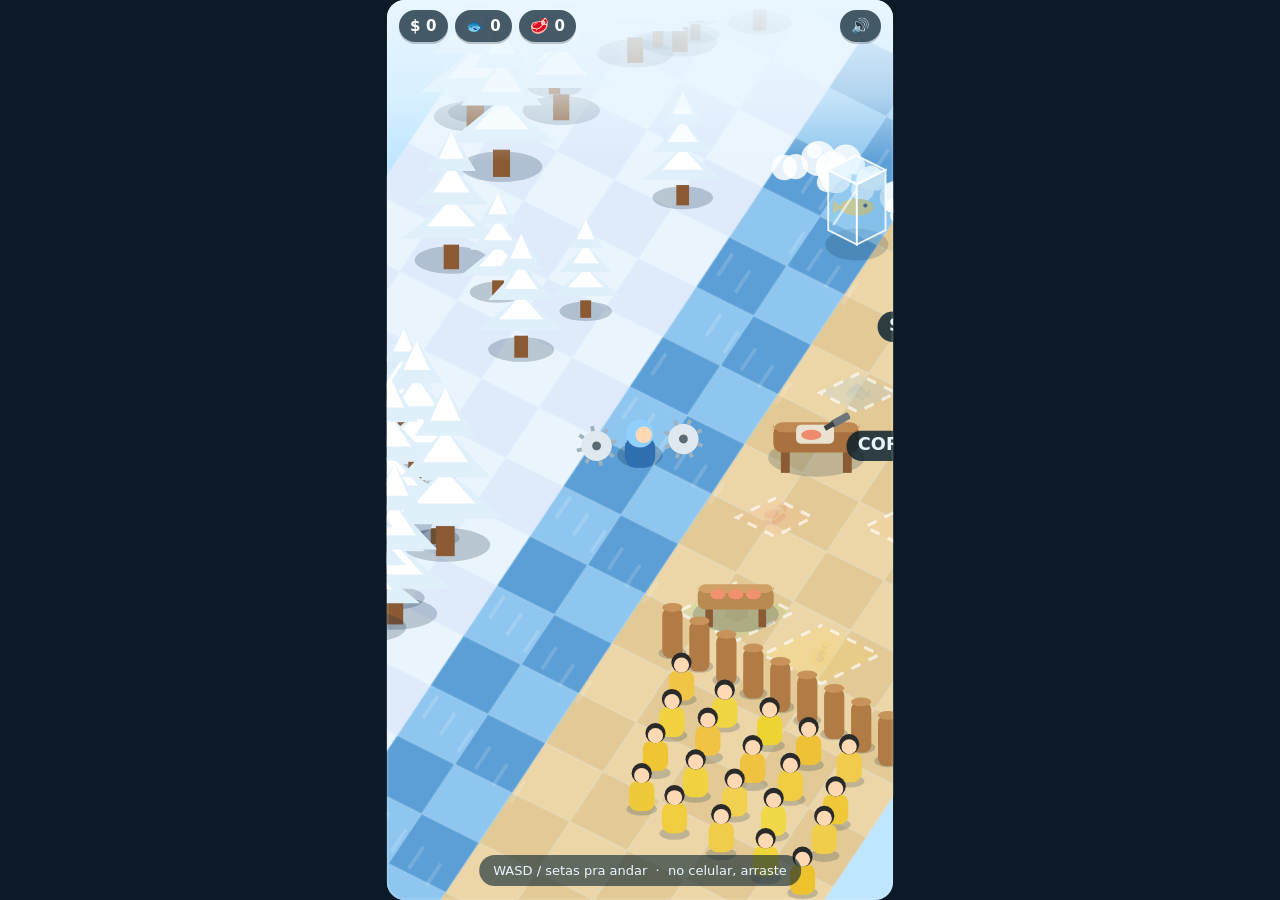
<file: index.html>
<!DOCTYPE html>
<html lang="pt-BR">
<head>
  <meta charset="UTF-8" />
  <meta name="viewport" content="width=device-width, initial-scale=1.0, maximum-scale=1.0, user-scalable=no, viewport-fit=cover" />
  <meta name="theme-color" content="#bfe6ff" />
  <title>FrostFish</title>
  <link rel="stylesheet" href="css/style.css" />
</head>
<body>
  <canvas id="game"></canvas>

  <!-- HUD overlay (grows in later milestones) -->
  <div id="hud">
    <div class="hud-item" id="hud-money">$ 0</div>
    <div class="hud-item" id="hud-fish">🐟 0</div>
    <div class="hud-item" id="hud-meat">🥩 0</div>
    <button id="mute" class="hud-item" aria-label="Som">🔊</button>
  </div>

  <!-- On-screen hint -->
  <div id="hint">WASD / setas pra andar &nbsp;·&nbsp; no celular, arraste</div>

  <!-- Live camera-angle readout (appears when you press the tuning keys) -->
  <div id="debug"></div>

  <script type="module" src="js/main.js"></script>
</body>
</html>
</file>
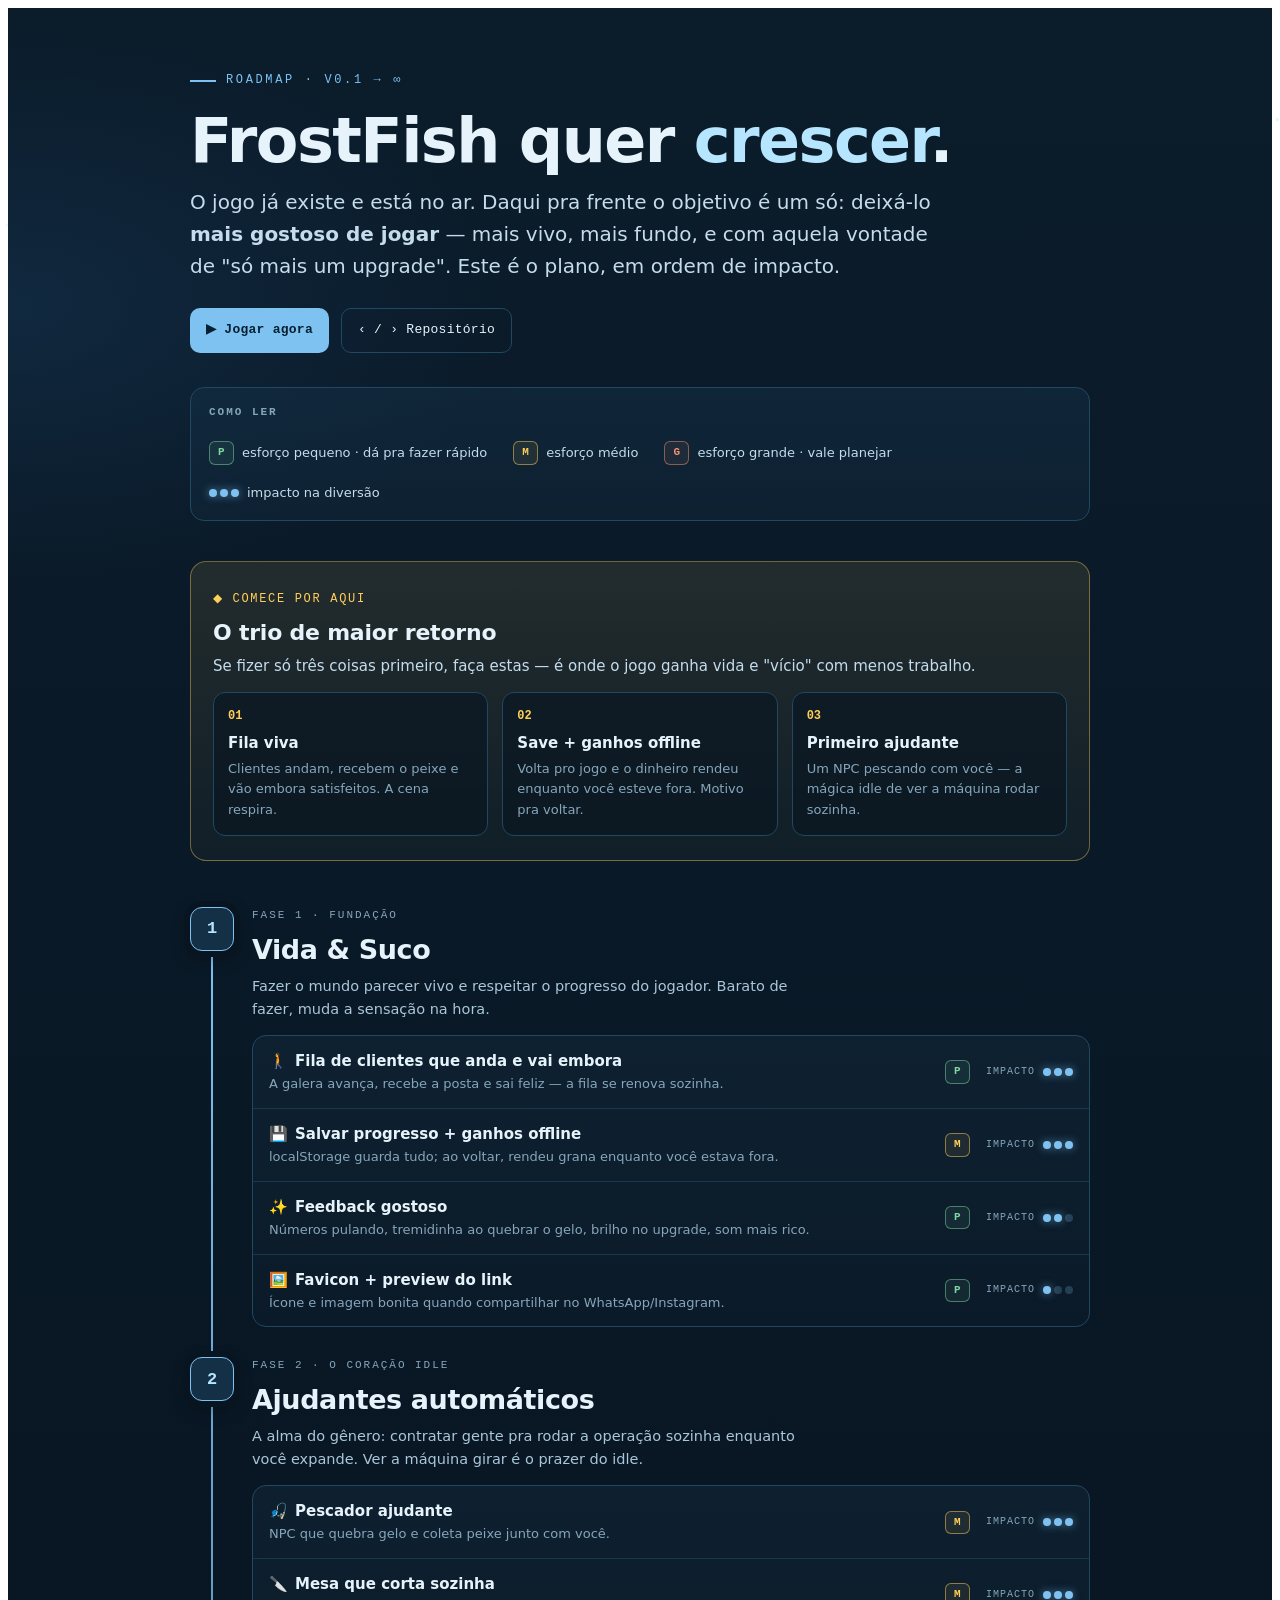
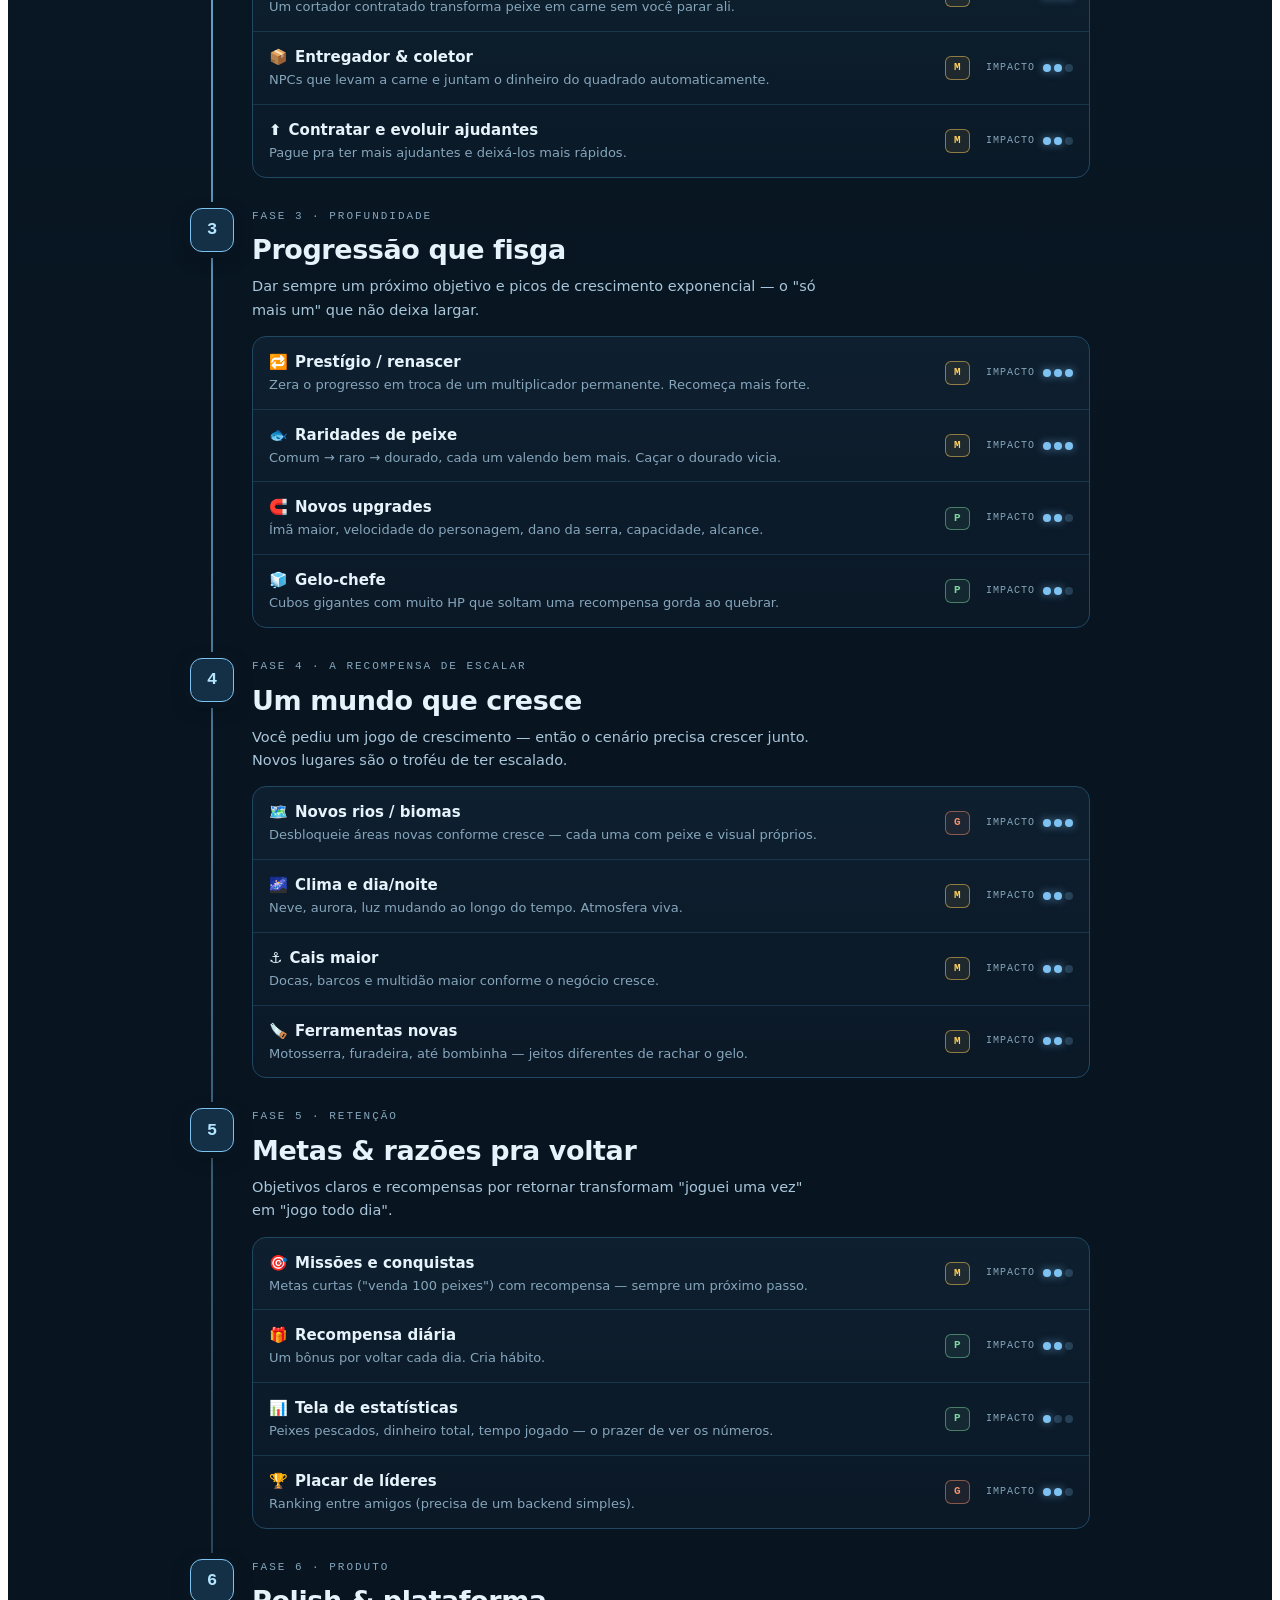
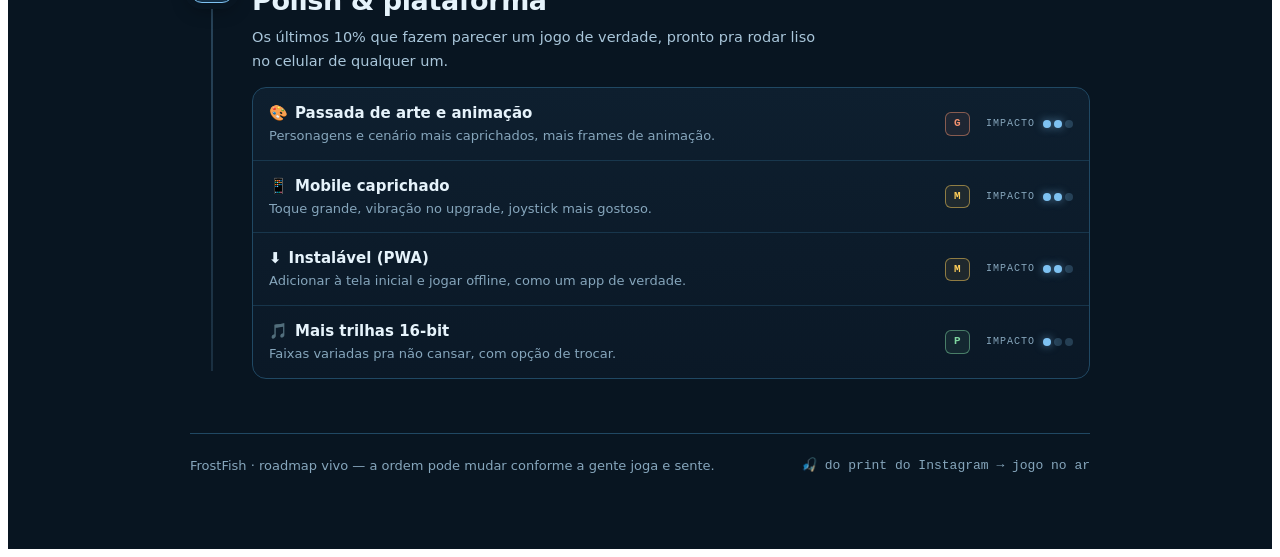
<file: roadmap.html>
<!DOCTYPE html>
<html lang="pt-BR">
<head>
  <meta charset="UTF-8" />
  <meta name="viewport" content="width=device-width, initial-scale=1.0" />
  <title>FrostFish — Roadmap</title>
  <meta name="theme-color" content="#081521" />
  <link rel="icon" href="data:image/svg+xml,<svg xmlns='http://www.w3.org/2000/svg' viewBox='0 0 100 100'><text y='.9em' font-size='90'>🎣</text></svg>" />
</head>
<body>
<style>
  :root {
    --ground: #081521;
    --ground-2: #0b1c2b;
    --panel: #10273a;
    --panel-2: #143047;
    --line: #204863;
    --ink: #e6f3fb;
    --muted: #86a6bc;      /* blue-biased neutral, chosen not defaulted */
    --frost: #7ec2f2;
    --frost-bright: #b6e6ff;
    --gold: #ffcf5a;       /* reward / money */
    --salmon: #f2916f;     /* the salmon steak */
    --good: #7fd6a0;
    --font-display: system-ui, -apple-system, "Segoe UI", Roboto, sans-serif;
    --font-body: system-ui, -apple-system, "Segoe UI", Roboto, sans-serif;
    --font-mono: ui-monospace, "SF Mono", "Cascadia Code", Menlo, monospace;
  }

  * { box-sizing: border-box; }

  #snow {
    position: fixed; inset: 0; width: 100%; height: 100%;
    z-index: 0; pointer-events: none;
  }

  .page {
    position: relative;
    z-index: 1;
    min-height: 100%;
    background:
      radial-gradient(1200px 600px at 78% -10%, rgba(126,194,242,0.10), transparent 60%),
      radial-gradient(900px 500px at 0% 8%, rgba(47,111,176,0.16), transparent 55%),
      linear-gradient(180deg, var(--ground-2), var(--ground) 55%);
    color: var(--ink);
    font-family: var(--font-body);
    line-height: 1.6;
    padding: clamp(20px, 5vw, 56px) 20px 72px;
  }

  .wrap { max-width: 900px; margin: 0 auto; }

  .eyebrow {
    font-family: var(--font-mono);
    font-size: 12px;
    letter-spacing: 0.22em;
    text-transform: uppercase;
    color: var(--frost);
    display: inline-flex;
    align-items: center;
    gap: 10px;
  }
  .eyebrow::before {
    content: "";
    width: 26px; height: 2px; background: var(--frost); display: inline-block;
  }

  h1 {
    font-family: var(--font-display);
    font-weight: 850;
    font-size: clamp(34px, 7vw, 62px);
    line-height: 1.02;
    letter-spacing: -0.025em;
    text-wrap: balance;
    margin: 18px 0 14px;
  }
  h1 .drift { color: var(--frost-bright); }

  .lede {
    font-size: clamp(16px, 2.2vw, 20px);
    color: #c4dcec;
    max-width: 60ch;
    margin: 0 0 26px;
  }

  .links { display: flex; flex-wrap: wrap; gap: 12px; margin-bottom: 34px; }
  .btn {
    font-family: var(--font-mono);
    font-size: 13px;
    letter-spacing: 0.02em;
    text-decoration: none;
    padding: 11px 16px;
    border-radius: 10px;
    display: inline-flex; align-items: center; gap: 8px;
    transition: transform .12s ease, background .12s ease, border-color .12s ease;
  }
  .btn:focus-visible { outline: 2px solid var(--frost-bright); outline-offset: 2px; }
  .btn-primary { background: var(--frost); color: #062033; font-weight: 700; }
  .btn-primary:hover { transform: translateY(-2px); background: var(--frost-bright); }
  .btn-ghost { border: 1px solid var(--line); color: var(--ink); }
  .btn-ghost:hover { transform: translateY(-2px); border-color: var(--frost); }

  /* legend */
  .legend {
    display: flex; flex-wrap: wrap; gap: 18px 26px;
    padding: 16px 18px;
    border: 1px solid var(--line);
    border-radius: 14px;
    background: linear-gradient(180deg, rgba(20,48,71,0.5), rgba(16,39,58,0.5));
    margin-bottom: 40px;
    font-size: 13px;
  }
  .legend h4 {
    width: 100%; margin: 0 0 2px; font-size: 11px; letter-spacing: 0.18em;
    text-transform: uppercase; color: var(--muted); font-family: var(--font-mono); font-weight: 600;
  }
  .legend .row { display: flex; align-items: center; gap: 8px; color: #c4dcec; }
  .chip {
    font-family: var(--font-mono); font-size: 11px; font-weight: 700;
    padding: 2px 8px; border-radius: 6px; border: 1px solid;
    letter-spacing: 0.04em;
  }
  .chip.p { color: var(--good); border-color: rgba(127,214,160,0.5); background: rgba(127,214,160,0.08); }
  .chip.m { color: var(--gold); border-color: rgba(255,207,90,0.5); background: rgba(255,207,90,0.08); }
  .chip.g { color: var(--salmon); border-color: rgba(242,145,111,0.5); background: rgba(242,145,111,0.08); }
  .dots { display: inline-flex; gap: 3px; }
  .dot { width: 8px; height: 8px; border-radius: 50%; background: rgba(126,194,242,0.22); }
  .dot.on { background: var(--frost); box-shadow: 0 0 8px rgba(126,194,242,0.6); }

  /* start-here */
  .starthere {
    border: 1px solid rgba(255,207,90,0.4);
    background:
      linear-gradient(180deg, rgba(255,207,90,0.10), rgba(255,207,90,0.03));
    border-radius: 16px;
    padding: 22px 22px 8px;
    margin-bottom: 46px;
  }
  .starthere .tag {
    font-family: var(--font-mono); font-size: 12px; letter-spacing: 0.14em;
    text-transform: uppercase; color: var(--gold);
  }
  .starthere h3 { margin: 6px 0 4px; font-size: 22px; font-family: var(--font-display); font-weight: 800; letter-spacing: -0.01em; }
  .starthere p { margin: 0 0 14px; color: #c4dcec; font-size: 15px; }
  .trio { display: grid; grid-template-columns: repeat(3, 1fr); gap: 14px; padding-bottom: 16px; }
  .trio .card {
    background: rgba(8,21,33,0.6); border: 1px solid var(--line); border-radius: 12px; padding: 14px;
  }
  .trio .n { font-family: var(--font-mono); color: var(--gold); font-size: 12px; font-weight: 700; }
  .trio .t { font-weight: 700; margin: 4px 0 4px; font-size: 15px; }
  .trio .d { font-size: 13px; color: var(--muted); }

  /* timeline */
  .phases { position: relative; display: flex; flex-direction: column; gap: 30px; }
  .phases::before {
    content: ""; position: absolute; left: 21px; top: 8px; bottom: 8px; width: 2px;
    background: linear-gradient(180deg, var(--frost), rgba(126,194,242,0.15));
  }

  .phase { position: relative; padding-left: 62px; }
  .node {
    position: absolute; left: 0; top: 0;
    width: 44px; height: 44px; border-radius: 12px;
    display: grid; place-items: center;
    font-family: var(--font-mono); font-weight: 800; font-size: 17px;
    background: var(--panel-2); color: var(--frost-bright);
    border: 1px solid var(--frost);
    box-shadow: 0 0 0 6px var(--ground), 0 6px 18px rgba(0,0,0,0.35);
  }

  .phase-head { margin-bottom: 14px; }
  .phase-head .k {
    font-family: var(--font-mono); font-size: 11px; letter-spacing: 0.18em; text-transform: uppercase;
    color: var(--muted);
  }
  .phase-head h2 {
    font-family: var(--font-display); font-weight: 800; font-size: clamp(21px, 3.4vw, 27px);
    letter-spacing: -0.015em; margin: 3px 0 4px; text-wrap: balance;
  }
  .phase-head .why { color: #a9c6da; font-size: 14.5px; margin: 0; max-width: 62ch; }

  .feats {
    list-style: none; margin: 0; padding: 0;
    border: 1px solid var(--line); border-radius: 14px; overflow: hidden;
    background: linear-gradient(180deg, rgba(18,40,58,0.55), rgba(12,28,43,0.55));
  }
  .feat {
    display: grid;
    grid-template-columns: 1fr auto auto;
    gap: 12px 16px;
    align-items: center;
    padding: 13px 16px;
    border-top: 1px solid rgba(32,72,99,0.6);
  }
  .feat:first-child { border-top: none; }
  .feat .main { min-width: 0; }
  .feat .name { font-weight: 650; font-size: 15px; }
  .feat .name .emo { margin-right: 7px; filter: saturate(1.1); }
  .feat .desc { color: var(--muted); font-size: 13px; margin-top: 1px; }
  .feat .impact { display: flex; align-items: center; gap: 8px; justify-self: end; }
  .feat .il { font-family: var(--font-mono); font-size: 10px; color: var(--muted); letter-spacing: 0.1em; text-transform: uppercase; }

  footer {
    margin-top: 54px; padding-top: 22px; border-top: 1px solid var(--line);
    color: var(--muted); font-size: 13px; display: flex; justify-content: space-between; flex-wrap: wrap; gap: 10px;
  }
  footer .mono { font-family: var(--font-mono); }

  @media (max-width: 620px) {
    .trio { grid-template-columns: 1fr; }
    .feat { grid-template-columns: 1fr auto; }
    .feat .impact { grid-column: 1 / -1; justify-self: start; }
  }

  @media (prefers-reduced-motion: reduce) {
    .btn:hover { transform: none; }
  }
</style>

<canvas id="snow" aria-hidden="true"></canvas>

<div class="page">
  <div class="wrap">

    <header>
      <span class="eyebrow">Roadmap · v0.1 → ∞</span>
      <h1>FrostFish quer <span class="drift">crescer</span>.</h1>
      <p class="lede">O jogo já existe e está no ar. Daqui pra frente o objetivo é um só:
        deixá-lo <strong>mais gostoso de jogar</strong> — mais vivo, mais fundo, e com aquela
        vontade de "só mais um upgrade". Este é o plano, em ordem de impacto.</p>

      <div class="links">
        <a class="btn btn-primary" href="https://henrykun55.github.io/frostfish/" target="_blank" rel="noopener">▶ Jogar agora</a>
        <a class="btn btn-ghost" href="https://github.com/HenryKun55/frostfish" target="_blank" rel="noopener">‹ / › Repositório</a>
      </div>

      <div class="legend">
        <h4>Como ler</h4>
        <span class="row"><span class="chip p">P</span> esforço pequeno · dá pra fazer rápido</span>
        <span class="row"><span class="chip m">M</span> esforço médio</span>
        <span class="row"><span class="chip g">G</span> esforço grande · vale planejar</span>
        <span class="row"><span class="dots"><i class="dot on"></i><i class="dot on"></i><i class="dot on"></i></span> impacto na diversão</span>
      </div>
    </header>

    <section class="starthere">
      <span class="tag">◆ Comece por aqui</span>
      <h3>O trio de maior retorno</h3>
      <p>Se fizer só três coisas primeiro, faça estas — é onde o jogo ganha vida e "vício" com menos trabalho.</p>
      <div class="trio">
        <div class="card">
          <div class="n">01</div>
          <div class="t">Fila viva</div>
          <div class="d">Clientes andam, recebem o peixe e vão embora satisfeitos. A cena respira.</div>
        </div>
        <div class="card">
          <div class="n">02</div>
          <div class="t">Save + ganhos offline</div>
          <div class="d">Volta pro jogo e o dinheiro rendeu enquanto você esteve fora. Motivo pra voltar.</div>
        </div>
        <div class="card">
          <div class="n">03</div>
          <div class="t">Primeiro ajudante</div>
          <div class="d">Um NPC pescando com você — a mágica idle de ver a máquina rodar sozinha.</div>
        </div>
      </div>
    </section>

    <div class="phases">

      <section class="phase">
        <div class="node">1</div>
        <div class="phase-head">
          <div class="k">Fase 1 · fundação</div>
          <h2>Vida &amp; Suco</h2>
          <p class="why">Fazer o mundo parecer vivo e respeitar o progresso do jogador. Barato de fazer, muda a sensação na hora.</p>
        </div>
        <ul class="feats">
          <li class="feat">
            <div class="main"><div class="name"><span class="emo">🚶</span>Fila de clientes que anda e vai embora</div>
              <div class="desc">A galera avança, recebe a posta e sai feliz — a fila se renova sozinha.</div></div>
            <span class="chip p">P</span>
            <span class="impact"><span class="il">impacto</span><span class="dots"><i class="dot on"></i><i class="dot on"></i><i class="dot on"></i></span></span>
          </li>
          <li class="feat">
            <div class="main"><div class="name"><span class="emo">💾</span>Salvar progresso + ganhos offline</div>
              <div class="desc">localStorage guarda tudo; ao voltar, rendeu grana enquanto você estava fora.</div></div>
            <span class="chip m">M</span>
            <span class="impact"><span class="il">impacto</span><span class="dots"><i class="dot on"></i><i class="dot on"></i><i class="dot on"></i></span></span>
          </li>
          <li class="feat">
            <div class="main"><div class="name"><span class="emo">✨</span>Feedback gostoso</div>
              <div class="desc">Números pulando, tremidinha ao quebrar o gelo, brilho no upgrade, som mais rico.</div></div>
            <span class="chip p">P</span>
            <span class="impact"><span class="il">impacto</span><span class="dots"><i class="dot on"></i><i class="dot on"></i><i class="dot"></i></span></span>
          </li>
          <li class="feat">
            <div class="main"><div class="name"><span class="emo">🖼️</span>Favicon + preview do link</div>
              <div class="desc">Ícone e imagem bonita quando compartilhar no WhatsApp/Instagram.</div></div>
            <span class="chip p">P</span>
            <span class="impact"><span class="il">impacto</span><span class="dots"><i class="dot on"></i><i class="dot"></i><i class="dot"></i></span></span>
          </li>
        </ul>
      </section>

      <section class="phase">
        <div class="node">2</div>
        <div class="phase-head">
          <div class="k">Fase 2 · o coração idle</div>
          <h2>Ajudantes automáticos</h2>
          <p class="why">A alma do gênero: contratar gente pra rodar a operação sozinha enquanto você expande. Ver a máquina girar é o prazer do idle.</p>
        </div>
        <ul class="feats">
          <li class="feat">
            <div class="main"><div class="name"><span class="emo">🎣</span>Pescador ajudante</div>
              <div class="desc">NPC que quebra gelo e coleta peixe junto com você.</div></div>
            <span class="chip m">M</span>
            <span class="impact"><span class="il">impacto</span><span class="dots"><i class="dot on"></i><i class="dot on"></i><i class="dot on"></i></span></span>
          </li>
          <li class="feat">
            <div class="main"><div class="name"><span class="emo">🔪</span>Mesa que corta sozinha</div>
              <div class="desc">Um cortador contratado transforma peixe em carne sem você parar ali.</div></div>
            <span class="chip m">M</span>
            <span class="impact"><span class="il">impacto</span><span class="dots"><i class="dot on"></i><i class="dot on"></i><i class="dot on"></i></span></span>
          </li>
          <li class="feat">
            <div class="main"><div class="name"><span class="emo">📦</span>Entregador &amp; coletor</div>
              <div class="desc">NPCs que levam a carne e juntam o dinheiro do quadrado automaticamente.</div></div>
            <span class="chip m">M</span>
            <span class="impact"><span class="il">impacto</span><span class="dots"><i class="dot on"></i><i class="dot on"></i><i class="dot"></i></span></span>
          </li>
          <li class="feat">
            <div class="main"><div class="name"><span class="emo">⬆️</span>Contratar e evoluir ajudantes</div>
              <div class="desc">Pague pra ter mais ajudantes e deixá-los mais rápidos.</div></div>
            <span class="chip m">M</span>
            <span class="impact"><span class="il">impacto</span><span class="dots"><i class="dot on"></i><i class="dot on"></i><i class="dot"></i></span></span>
          </li>
        </ul>
      </section>

      <section class="phase">
        <div class="node">3</div>
        <div class="phase-head">
          <div class="k">Fase 3 · profundidade</div>
          <h2>Progressão que fisga</h2>
          <p class="why">Dar sempre um próximo objetivo e picos de crescimento exponencial — o "só mais um" que não deixa largar.</p>
        </div>
        <ul class="feats">
          <li class="feat">
            <div class="main"><div class="name"><span class="emo">🔁</span>Prestígio / renascer</div>
              <div class="desc">Zera o progresso em troca de um multiplicador permanente. Recomeça mais forte.</div></div>
            <span class="chip m">M</span>
            <span class="impact"><span class="il">impacto</span><span class="dots"><i class="dot on"></i><i class="dot on"></i><i class="dot on"></i></span></span>
          </li>
          <li class="feat">
            <div class="main"><div class="name"><span class="emo">🐟</span>Raridades de peixe</div>
              <div class="desc">Comum → raro → dourado, cada um valendo bem mais. Caçar o dourado vicia.</div></div>
            <span class="chip m">M</span>
            <span class="impact"><span class="il">impacto</span><span class="dots"><i class="dot on"></i><i class="dot on"></i><i class="dot on"></i></span></span>
          </li>
          <li class="feat">
            <div class="main"><div class="name"><span class="emo">🧲</span>Novos upgrades</div>
              <div class="desc">Ímã maior, velocidade do personagem, dano da serra, capacidade, alcance.</div></div>
            <span class="chip p">P</span>
            <span class="impact"><span class="il">impacto</span><span class="dots"><i class="dot on"></i><i class="dot on"></i><i class="dot"></i></span></span>
          </li>
          <li class="feat">
            <div class="main"><div class="name"><span class="emo">🧊</span>Gelo-chefe</div>
              <div class="desc">Cubos gigantes com muito HP que soltam uma recompensa gorda ao quebrar.</div></div>
            <span class="chip p">P</span>
            <span class="impact"><span class="il">impacto</span><span class="dots"><i class="dot on"></i><i class="dot on"></i><i class="dot"></i></span></span>
          </li>
        </ul>
      </section>

      <section class="phase">
        <div class="node">4</div>
        <div class="phase-head">
          <div class="k">Fase 4 · a recompensa de escalar</div>
          <h2>Um mundo que cresce</h2>
          <p class="why">Você pediu um jogo de crescimento — então o cenário precisa crescer junto. Novos lugares são o troféu de ter escalado.</p>
        </div>
        <ul class="feats">
          <li class="feat">
            <div class="main"><div class="name"><span class="emo">🗺️</span>Novos rios / biomas</div>
              <div class="desc">Desbloqueie áreas novas conforme cresce — cada uma com peixe e visual próprios.</div></div>
            <span class="chip g">G</span>
            <span class="impact"><span class="il">impacto</span><span class="dots"><i class="dot on"></i><i class="dot on"></i><i class="dot on"></i></span></span>
          </li>
          <li class="feat">
            <div class="main"><div class="name"><span class="emo">🌌</span>Clima e dia/noite</div>
              <div class="desc">Neve, aurora, luz mudando ao longo do tempo. Atmosfera viva.</div></div>
            <span class="chip m">M</span>
            <span class="impact"><span class="il">impacto</span><span class="dots"><i class="dot on"></i><i class="dot on"></i><i class="dot"></i></span></span>
          </li>
          <li class="feat">
            <div class="main"><div class="name"><span class="emo">⚓</span>Cais maior</div>
              <div class="desc">Docas, barcos e multidão maior conforme o negócio cresce.</div></div>
            <span class="chip m">M</span>
            <span class="impact"><span class="il">impacto</span><span class="dots"><i class="dot on"></i><i class="dot on"></i><i class="dot"></i></span></span>
          </li>
          <li class="feat">
            <div class="main"><div class="name"><span class="emo">🪚</span>Ferramentas novas</div>
              <div class="desc">Motosserra, furadeira, até bombinha — jeitos diferentes de rachar o gelo.</div></div>
            <span class="chip m">M</span>
            <span class="impact"><span class="il">impacto</span><span class="dots"><i class="dot on"></i><i class="dot on"></i><i class="dot"></i></span></span>
          </li>
        </ul>
      </section>

      <section class="phase">
        <div class="node">5</div>
        <div class="phase-head">
          <div class="k">Fase 5 · retenção</div>
          <h2>Metas &amp; razões pra voltar</h2>
          <p class="why">Objetivos claros e recompensas por retornar transformam "joguei uma vez" em "jogo todo dia".</p>
        </div>
        <ul class="feats">
          <li class="feat">
            <div class="main"><div class="name"><span class="emo">🎯</span>Missões e conquistas</div>
              <div class="desc">Metas curtas ("venda 100 peixes") com recompensa — sempre um próximo passo.</div></div>
            <span class="chip m">M</span>
            <span class="impact"><span class="il">impacto</span><span class="dots"><i class="dot on"></i><i class="dot on"></i><i class="dot"></i></span></span>
          </li>
          <li class="feat">
            <div class="main"><div class="name"><span class="emo">🎁</span>Recompensa diária</div>
              <div class="desc">Um bônus por voltar cada dia. Cria hábito.</div></div>
            <span class="chip p">P</span>
            <span class="impact"><span class="il">impacto</span><span class="dots"><i class="dot on"></i><i class="dot on"></i><i class="dot"></i></span></span>
          </li>
          <li class="feat">
            <div class="main"><div class="name"><span class="emo">📊</span>Tela de estatísticas</div>
              <div class="desc">Peixes pescados, dinheiro total, tempo jogado — o prazer de ver os números.</div></div>
            <span class="chip p">P</span>
            <span class="impact"><span class="il">impacto</span><span class="dots"><i class="dot on"></i><i class="dot"></i><i class="dot"></i></span></span>
          </li>
          <li class="feat">
            <div class="main"><div class="name"><span class="emo">🏆</span>Placar de líderes</div>
              <div class="desc">Ranking entre amigos (precisa de um backend simples).</div></div>
            <span class="chip g">G</span>
            <span class="impact"><span class="il">impacto</span><span class="dots"><i class="dot on"></i><i class="dot on"></i><i class="dot"></i></span></span>
          </li>
        </ul>
      </section>

      <section class="phase">
        <div class="node">6</div>
        <div class="phase-head">
          <div class="k">Fase 6 · produto</div>
          <h2>Polish &amp; plataforma</h2>
          <p class="why">Os últimos 10% que fazem parecer um jogo de verdade, pronto pra rodar liso no celular de qualquer um.</p>
        </div>
        <ul class="feats">
          <li class="feat">
            <div class="main"><div class="name"><span class="emo">🎨</span>Passada de arte e animação</div>
              <div class="desc">Personagens e cenário mais caprichados, mais frames de animação.</div></div>
            <span class="chip g">G</span>
            <span class="impact"><span class="il">impacto</span><span class="dots"><i class="dot on"></i><i class="dot on"></i><i class="dot"></i></span></span>
          </li>
          <li class="feat">
            <div class="main"><div class="name"><span class="emo">📱</span>Mobile caprichado</div>
              <div class="desc">Toque grande, vibração no upgrade, joystick mais gostoso.</div></div>
            <span class="chip m">M</span>
            <span class="impact"><span class="il">impacto</span><span class="dots"><i class="dot on"></i><i class="dot on"></i><i class="dot"></i></span></span>
          </li>
          <li class="feat">
            <div class="main"><div class="name"><span class="emo">⬇️</span>Instalável (PWA)</div>
              <div class="desc">Adicionar à tela inicial e jogar offline, como um app de verdade.</div></div>
            <span class="chip m">M</span>
            <span class="impact"><span class="il">impacto</span><span class="dots"><i class="dot on"></i><i class="dot on"></i><i class="dot"></i></span></span>
          </li>
          <li class="feat">
            <div class="main"><div class="name"><span class="emo">🎵</span>Mais trilhas 16-bit</div>
              <div class="desc">Faixas variadas pra não cansar, com opção de trocar.</div></div>
            <span class="chip p">P</span>
            <span class="impact"><span class="il">impacto</span><span class="dots"><i class="dot on"></i><i class="dot"></i><i class="dot"></i></span></span>
          </li>
        </ul>
      </section>

    </div>

    <footer>
      <span>FrostFish · roadmap vivo — a ordem pode mudar conforme a gente joga e sente.</span>
      <span class="mono">🎣 do print do Instagram → jogo no ar</span>
    </footer>

  </div>
</div>

<script>
  // Subtle drifting snow — ambient, low density, respects reduced motion.
  (function () {
    const canvas = document.getElementById('snow');
    const ctx = canvas.getContext('2d');
    const reduce = window.matchMedia('(prefers-reduced-motion: reduce)').matches;
    let w, h, flakes;

    function reset() {
      w = canvas.width = window.innerWidth;
      h = canvas.height = window.innerHeight;
      const count = Math.min(90, Math.floor(w * h / 26000));
      flakes = Array.from({ length: count }, () => ({
        x: Math.random() * w,
        y: Math.random() * h,
        r: 0.8 + Math.random() * 2.2,
        s: 0.25 + Math.random() * 0.7,
        d: Math.random() * Math.PI * 2,
      }));
    }
    reset();
    window.addEventListener('resize', reset);

    function draw() {
      ctx.clearRect(0, 0, w, h);
      for (const f of flakes) {
        ctx.beginPath();
        ctx.arc(f.x, f.y, f.r, 0, Math.PI * 2);
        ctx.fillStyle = 'rgba(180,230,255,' + (0.15 + f.r * 0.12) + ')';
        ctx.fill();
        f.y += f.s;
        f.x += Math.sin(f.d) * 0.3;
        f.d += 0.01;
        if (f.y > h + 4) { f.y = -4; f.x = Math.random() * w; }
      }
      requestAnimationFrame(draw);
    }

    if (reduce) {
      // Draw one static frame only.
      for (const f of flakes) {
        ctx.beginPath();
        ctx.arc(f.x, f.y, f.r, 0, Math.PI * 2);
        ctx.fillStyle = 'rgba(180,230,255,' + (0.15 + f.r * 0.12) + ')';
        ctx.fill();
      }
    } else {
      draw();
    }
  })();
</script>
</body>
</html>
</file>
<file: css/style.css>
:root {
  --ice: #cdeafd;
  --ink: #0e2a3a;
}

* { margin: 0; padding: 0; box-sizing: border-box; }

html, body {
  width: 100%;
  height: 100%;
  overflow: hidden;
  background: #bfe6ff;
  font-family: system-ui, -apple-system, "Segoe UI", Roboto, sans-serif;
  -webkit-user-select: none;
  user-select: none;
  -webkit-tap-highlight-color: transparent;
  overscroll-behavior: none;
  touch-action: none;
}

#game {
  display: block;
  width: 100%;
  height: 100%;
}

/* --- HUD --- */
#hud {
  position: fixed;
  top: env(safe-area-inset-top, 0px);
  left: 0;
  right: 0;
  display: flex;
  flex-wrap: wrap;
  align-items: center;
  gap: 7px;
  padding: 10px 12px;
  pointer-events: none;
}

.hud-item {
  background: rgba(6, 30, 45, 0.72);
  color: #fff;
  font-weight: 700;
  font-size: 15px;
  padding: 7px 11px;
  border-radius: 999px;
  box-shadow: 0 2px 0 rgba(0, 0, 0, 0.2);
  letter-spacing: 0.2px;
}

#mute {
  margin-left: auto;
  border: none;
  cursor: pointer;
  pointer-events: auto;
  font-family: inherit;
}

/* --- Hint --- */
#hint {
  position: fixed;
  bottom: calc(env(safe-area-inset-bottom, 0px) + 14px);
  left: 50%;
  transform: translateX(-50%);
  background: rgba(6, 30, 45, 0.6);
  color: #eaf6ff;
  font-size: 13px;
  padding: 8px 14px;
  border-radius: 999px;
  white-space: nowrap;
  pointer-events: none;
  transition: opacity 0.6s ease;
}

#hint.fade { opacity: 0; }

#debug {
  position: fixed;
  top: 60px;
  left: 50%;
  transform: translateX(-50%);
  display: none;
  background: rgba(6, 30, 45, 0.8);
  color: #bff0ff;
  font-size: 12px;
  font-weight: 700;
  padding: 6px 12px;
  border-radius: 999px;
  white-space: nowrap;
  pointer-events: none;
}
</file>
